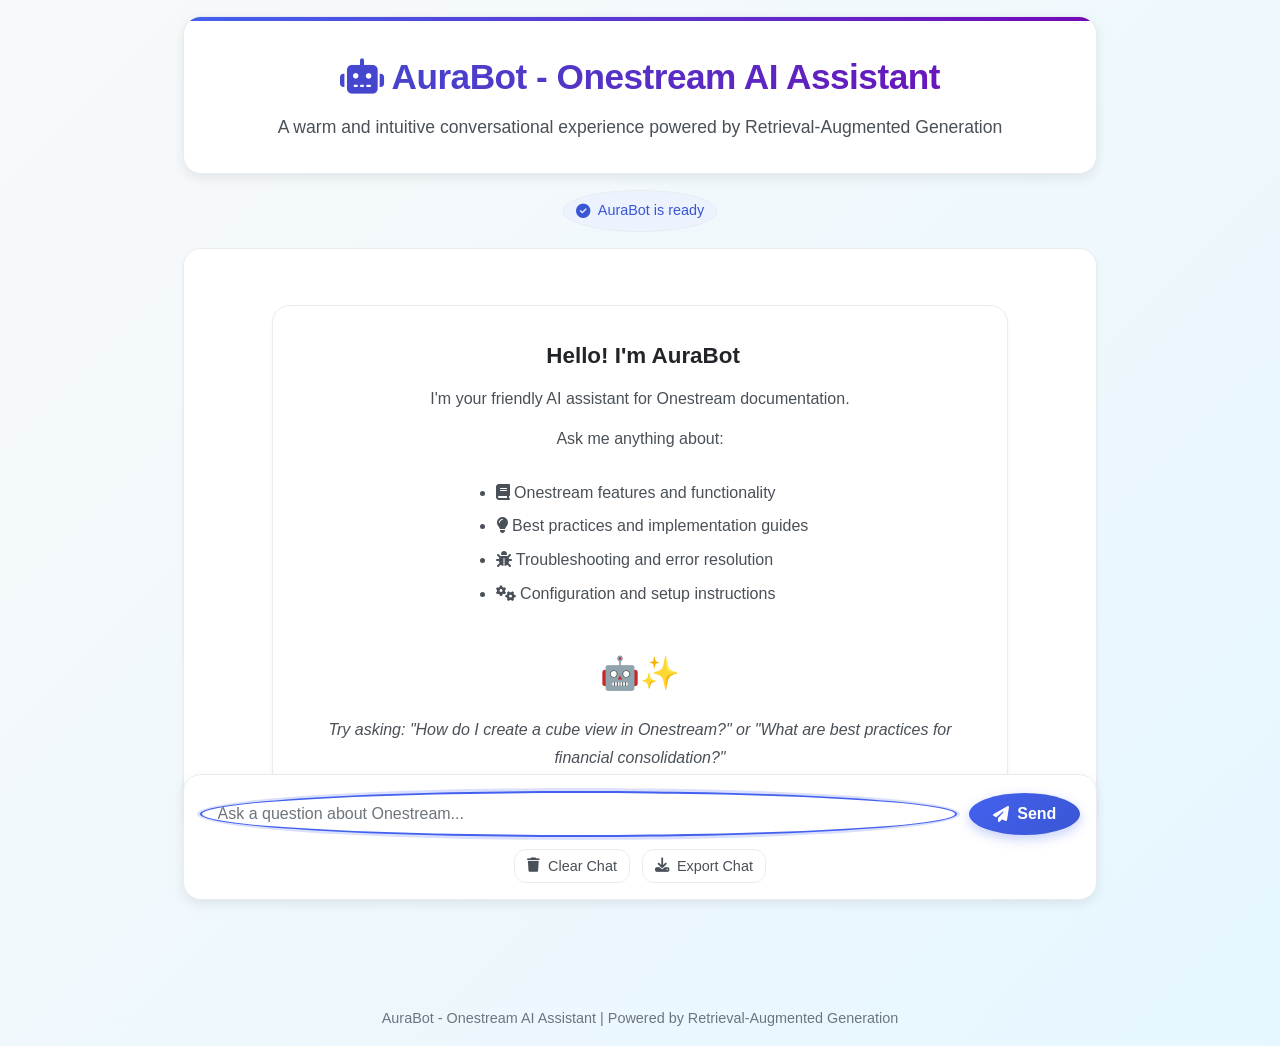
<file: app/templates/index.html>
<!-- app/templates/index.html -->
<!DOCTYPE html>
<html lang="en">
<head>
    <meta charset="UTF-8">
    <meta name="viewport" content="width=device-width, initial-scale=1.0">
    <title>AuraBot - Onestream AI Assistant</title>
    <link rel="stylesheet" href="https://cdnjs.cloudflare.com/ajax/libs/font-awesome/6.4.0/css/all.min.css">
    <style>
        /* Expert-level CSS Reset */
        *, *::before, *::after {
            box-sizing: border-box;
            margin: 0;
            padding: 0;
        }

        /* Root variables for consistent theming based on color theory */
        :root {
            /* Expert color palette - carefully chosen for visual harmony and accessibility */
            --primary: #4361ee;        /* Main brand blue - evokes trust and professionalism */
            --primary-dark: #3a56d4;   /* Darker variant for depth and contrast */
            --primary-light: #edf2ff;  /* Light variant for backgrounds and highlights */
            --secondary: #7209b7;      /* Complementary purple - adds sophistication */
            --secondary-light: #e0c8f5;/* Light purple for subtle accents */
            --surface: #ffffff;        /* Main surface color - clean white */
            --background: #f8f9fa;     /* Page background - soft neutral */
            --card-bg: #ffffff;        /* Card backgrounds - crisp white */
            --border: #e9ecef;         /* Subtle borders - light gray */
            --text-primary: #212529;   /* Main text - dark gray for readability */
            --text-secondary: #495057; /* Secondary text - medium gray */
            --text-tertiary: #6c757d;  /* Helper text - light gray */
            --text-inverse: #ffffff;   /* Text on dark backgrounds - pure white */
            --success: #4caf50;        /* Success states - green */
            --warning: #ff9800;        /* Warning states - orange */
            --error: #f44336;          /* Error states - red */
            --info: #2196f3;           /* Info states - blue */
            
            /* Expert spacing scale based on modular scale */
            --space-xxs: 0.25rem;      /* 4px */
            --space-xs: 0.5rem;        /* 8px */
            --space-sm: 0.75rem;       /* 12px */
            --space-md: 1rem;          /* 16px */
            --space-lg: 1.5rem;        /* 24px */
            --space-xl: 2rem;          /* 32px */
            --space-xxl: 3rem;         /* 48px */
            
            /* Expert border radius scale for visual consistency */
            --radius-sm: 6px;          /* Small rounded corners */
            --radius-md: 12px;         /* Medium rounded corners */
            --radius-lg: 18px;         /* Large rounded corners */
            --radius-xl: 24px;         /* Extra large rounded corners */
            --radius-full: 50%;        /* Circular elements */
            
            /* Expert shadow scale for depth and hierarchy */
            --shadow-sm: 0 2px 4px rgba(0, 0, 0, 0.05);    /* Subtle depth */
            --shadow-md: 0 4px 12px rgba(0, 0, 0, 0.08);   /* Moderate depth */
            --shadow-lg: 0 8px 24px rgba(0, 0, 0, 0.12);   /* Strong depth */
        }

        /* Base styles with expert typography */
        body {
            font-family: 'Inter', -apple-system, BlinkMacSystemFont, 'Segoe UI', Roboto, Oxygen, Ubuntu, Cantarell, sans-serif;
            background: linear-gradient(135deg, var(--background) 0%, #e6f7ff 100%);
            color: var(--text-primary);
            line-height: 1.6;
            min-height: 100vh;
            display: flex;
            flex-direction: column;
            -webkit-font-smoothing: antialiased;
            -moz-osx-font-smoothing: grayscale;
        }

        /* Main container with optimal width and padding */
        .container {
            max-width: 1200px;
            margin: 0 auto;
            padding: var(--space-md);
            flex: 1;
            display: flex;
            flex-direction: column;
        }

        /* App header with professional styling */
        .app-header {
            text-align: center;
            padding: var(--space-xl) var(--space-md);
            margin-bottom: var(--space-md);
            background: var(--card-bg);
            border-radius: var(--radius-lg);
            box-shadow: var(--shadow-md);
            border: 1px solid var(--border);
            position: relative;
            overflow: hidden;
        }

        /* Gradient accent bar for visual interest */
        .app-header::before {
            content: '';
            position: absolute;
            top: 0;
            left: 0;
            right: 0;
            height: 4px;
            background: linear-gradient(90deg, var(--primary) 0%, var(--secondary) 100%);
        }

        /* Header title with gradient text effect */
        .app-header h1 {
            color: var(--text-primary);
            margin: 0 0 var(--space-xs);
            font-size: 2.2rem;
            font-weight: 700;
            letter-spacing: -0.5px;
            background: linear-gradient(135deg, var(--primary-dark) 0%, var(--secondary) 100%);
            -webkit-background-clip: text;
            -webkit-text-fill-color: transparent;
            background-clip: text;
        }

        /* Header subtitle with professional tone */
        .app-header p {
            color: var(--text-secondary);
            margin: 0;
            font-size: 1.1rem;
            font-weight: 400;
            max-width: 800px;
            margin: 0 auto;
        }

        /* Status indicator with clear visual feedback */
        .status-indicator {
            display: inline-flex;
            align-items: center;
            gap: var(--space-xs);
            padding: var(--space-xs) var(--space-sm);
            border-radius: var(--radius-full);
            font-size: 0.9rem;
            font-weight: 500;
            margin-bottom: var(--space-md);
            align-self: center;
            background-color: var(--primary-light);
            color: var(--primary-dark);
            border: 1px solid var(--border);
        }

        /* Chat container with modern styling */
        .chat-container {
            display: flex;
            flex-direction: column;
            height: 65vh;
            overflow-y: auto;
            padding: var(--space-lg);
            border-radius: var(--radius-lg);
            background-color: var(--card-bg);
            margin-bottom: var(--space-md);
            scroll-behavior: smooth;
            box-shadow: var(--shadow-sm);
            border: 1px solid var(--border);
        }

        /* Message bubbles with elegant styling */
        .message {
            max-width: 85%;
            padding: var(--space-md) var(--space-lg);
            margin-bottom: var(--space-md);
            border-radius: var(--radius-xl);
            line-height: 1.6;
            position: relative;
            animation: fadeIn 0.3s cubic-bezier(0.22, 0.61, 0.36, 1);
            box-shadow: var(--shadow-sm);
            transition: transform 0.2s ease, box-shadow 0.2s ease;
        }

        /* Hover effect for messages */
        .message:hover {
            transform: translateY(-2px);
            box-shadow: var(--shadow-md);
        }

        /* User messages (right-aligned) */
        .user-message {
            background: linear-gradient(135deg, var(--primary-light) 0%, #dbe6ff 100%);
            color: var(--text-primary);
            align-self: flex-end;
            border-bottom-right-radius: var(--radius-sm);
            border-left: 3px solid var(--primary);
        }

        /* AI messages (left-aligned) */
        .ai-message {
            background-color: var(--surface);
            color: var(--text-primary);
            align-self: flex-start;
            border-bottom-left-radius: var(--radius-sm);
            border-left: 3px solid var(--secondary-light);
            border: 1px solid var(--border);
        }

        /* Message sender with icon */
        .message-sender {
            font-weight: 600;
            margin-bottom: var(--space-xs);
            font-size: 0.9rem;
            display: flex;
            align-items: center;
            gap: var(--space-xs);
            color: var(--text-secondary);
        }

        /* Welcome message with friendly styling */
        .welcome-message {
            text-align: center;
            color: var(--text-secondary);
            margin: 2rem auto;
            padding: 2rem;
            background: var(--surface);
            border-radius: var(--radius-lg);
            max-width: 85%;
            box-shadow: var(--shadow-sm);
            border: 1px solid var(--border);
            animation: fadeIn 0.5s ease-out;
        }

        .welcome-message h3 {
            color: var(--text-primary);
            margin-top: 0;
            font-weight: 700;
            font-size: 1.4rem;
            margin-bottom: var(--space-sm);
        }

        .welcome-message p {
            font-size: 1rem;
            line-height: 1.7;
            color: var(--text-secondary);
            margin-bottom: var(--space-sm);
        }

        .welcome-message ul {
            text-align: left;
            display: inline-block;
            margin: var(--space-md) 0;
            padding-left: 1.5rem;
            color: var(--text-secondary);
        }

        .welcome-message li {
            margin-bottom: var(--space-xs);
        }

        /* Input area with fixed positioning */
        .input-area {
            background: var(--card-bg);
            border-radius: var(--radius-lg);
            padding: var(--space-md);
            box-shadow: var(--shadow-md);
            border: 1px solid var(--border);
            position: sticky;
            bottom: 0;
        }

        /* Input container with flex layout */
        .input-container {
            display: flex;
            gap: var(--space-sm);
            align-items: center;
        }

        /* Input field with modern styling */
        .chat-input {
            flex: 1;
            padding: var(--space-sm) var(--space-md);
            border: 2px solid var(--border);
            border-radius: var(--radius-full);
            font-size: 1rem;
            color: var(--text-primary);
            background: var(--surface);
            transition: all 0.2s cubic-bezier(0.22, 0.61, 0.36, 1);
        }

        .chat-input:focus {
            outline: none;
            border-color: var(--primary);
            box-shadow: 0 0 0 3px rgba(67, 97, 238, 0.2);
        }

        .chat-input::placeholder {
            color: var(--text-tertiary);
        }

        /* Send button with gradient styling */
        .send-button {
            background: linear-gradient(135deg, var(--primary) 0%, var(--primary-dark) 100%);
            color: white;
            border: none;
            border-radius: var(--radius-full);
            padding: var(--space-sm) var(--space-lg);
            font-weight: 600;
            font-size: 1rem;
            cursor: pointer;
            transition: all 0.3s cubic-bezier(0.22, 0.61, 0.36, 1);
            box-shadow: 0 4px 12px rgba(67, 97, 238, 0.3);
            display: flex;
            align-items: center;
            gap: var(--space-xs);
        }

        .send-button:hover {
            transform: translateY(-2px);
            box-shadow: 0 6px 16px rgba(67, 97, 238, 0.4);
        }

        .send-button:active {
            transform: translateY(0);
        }

        .send-button:disabled {
            background: var(--border);
            cursor: not-allowed;
            transform: none;
            box-shadow: none;
        }

        /* Action buttons */
        .action-buttons {
            display: flex;
            gap: var(--space-sm);
            justify-content: center;
            margin-top: var(--space-sm);
            flex-wrap: wrap;
        }

        .action-button {
            background: var(--surface);
            color: var(--text-secondary);
            border: 1px solid var(--border);
            border-radius: var(--radius-md);
            padding: var(--space-xs) var(--space-sm);
            font-size: 0.9rem;
            cursor: pointer;
            transition: all 0.2s ease;
            display: flex;
            align-items: center;
            gap: var(--space-xs);
        }

        .action-button:hover {
            background: var(--background);
            color: var(--text-primary);
            transform: translateY(-1px);
        }

        /* Animations */
        @keyframes fadeIn {
            from {opacity: 0; transform: translateY(15px);}
            to {opacity: 1; transform: translateY(0);}
        }

        @keyframes fadeInUp {
            from {opacity: 0; transform: translateY(20px);}
            to {opacity: 1; transform: translateY(0);}
        }

        /* Scrollbar styling */
        .chat-container::-webkit-scrollbar {
            width: 8px;
        }

        .chat-container::-webkit-scrollbar-track {
            background: var(--background);
            border-radius: var(--radius-sm);
        }

        .chat-container::-webkit-scrollbar-thumb {
            background: var(--border);
            border-radius: var(--radius-sm);
        }

        .chat-container::-webkit-scrollbar-thumb:hover {
            background: var(--text-tertiary);
        }

        /* Loading spinner */
        .spinner {
            display: inline-block;
            width: 20px;
            height: 20px;
            border: 3px solid rgba(255,255,255,.3);
            border-radius: 50%;
            border-top-color: white;
            animation: spin 1s ease-in-out infinite;
        }

        @keyframes spin {
            to { transform: rotate(360deg); }
        }

        /* Typing indicator */
        .typing-indicator {
            display: flex;
            align-items: center;
            gap: var(--space-xs);
            padding: var(--space-md) var(--space-lg);
            background: var(--surface);
            border-radius: var(--radius-xl);
            border: 1px solid var(--border);
            align-self: flex-start;
            border-bottom-left-radius: var(--radius-sm);
            border-left: 3px solid var(--secondary-light);
        }

        .typing-dots {
            display: flex;
            gap: var(--space-xs);
        }

        .typing-dot {
            width: 8px;
            height: 8px;
            background: var(--text-tertiary);
            border-radius: 50%;
            animation: typing 1.4s infinite ease-in-out;
        }

        .typing-dot:nth-child(1) { animation-delay: 0s; }
        .typing-dot:nth-child(2) { animation-delay: 0.2s; }
        .typing-dot:nth-child(3) { animation-delay: 0.4s; }

        @keyframes typing {
            0%, 60%, 100% { transform: translateY(0); }
            30% { transform: translateY(-5px); }
        }

        /* Footer styling */
        footer {
            text-align: center;
            padding: var(--space-md);
            color: var(--text-tertiary);
            font-size: 0.9rem;
            margin-top: auto;
        }

        /* Responsive design for mobile devices */
        @media (max-width: 768px) {
            .container {
                padding: var(--space-sm);
            }

            .app-header {
                padding: var(--space-lg) var(--space-sm);
            }

            .app-header h1 {
                font-size: 1.8rem;
            }

            .message {
                max-width: 90%;
                padding: var(--space-sm) var(--space-md);
            }

            .welcome-message {
                max-width: 95%;
                padding: var(--space-lg) var(--space-md);
            }

            .chat-container {
                height: 60vh;
                padding: var(--space-md);
            }

            .input-container {
                flex-direction: column;
                gap: var(--space-sm);
            }

            .send-button {
                width: 100%;
                justify-content: center;
            }

            .action-buttons {
                flex-direction: column;
                gap: var(--space-xs);
            }

            .action-button {
                width: 100%;
                justify-content: center;
            }
        }

        /* Dark mode support */
        @media (prefers-color-scheme: dark) {
            :root {
                --surface: #121212;
                --background: #1e1e1e;
                --card-bg: #1e1e1e;
                --border: #333333;
                --text-primary: #e0e0e0;
                --text-secondary: #bdbdbd;
                --text-tertiary: #9e9e9e;
                --primary-light: #2c2c54;
            }
            
            .chat-container {
                background-color: var(--card-bg);
                border-color: var(--border);
            }
            
            .message {
                box-shadow: 0 2px 4px rgba(0, 0, 0, 0.3);
            }
            
            .ai-message {
                background-color: var(--surface);
                border-color: var(--border);
            }
            
            .chat-input {
                background: var(--surface);
                border-color: var(--border);
                color: var(--text-primary);
            }
            
            .chat-input:focus {
                border-color: var(--primary);
                box-shadow: 0 0 0 3px rgba(67, 97, 238, 0.3);
            }
            
            .send-button {
                box-shadow: 0 4px 12px rgba(67, 97, 238, 0.5);
            }
            
            .send-button:hover {
                box-shadow: 0 6px 16px rgba(67, 97, 238, 0.7);
            }
        }
    </style>
</head>
<body>
    <div class="container">
        <!-- App Header -->
        <header class="app-header">
            <h1><i class="fas fa-robot"></i> AuraBot - Onestream AI Assistant</h1>
            <p>A warm and intuitive conversational experience powered by Retrieval-Augmented Generation</p>
        </header>

        <!-- Status Indicator -->
        <div class="status-indicator" id="statusIndicator">
            <i class="fas fa-circle-check"></i>
            <span>AuraBot is ready</span>
        </div>

        <!-- Chat Container -->
        <div class="chat-container" id="chatContainer">
            <div class="welcome-message" id="welcomeMessage">
                <h3><i class="fas fa-hand-wave"></i> Hello! I'm AuraBot</h3>
                <p>I'm your friendly AI assistant for Onestream documentation.</p>
                <p>Ask me anything about:</p>
                <ul>
                    <li><i class="fas fa-book"></i> Onestream features and functionality</li>
                    <li><i class="fas fa-lightbulb"></i> Best practices and implementation guides</li>
                    <li><i class="fas fa-bug"></i> Troubleshooting and error resolution</li>
                    <li><i class="fas fa-cogs"></i> Configuration and setup instructions</li>
                </ul>
                <p style="font-size: 2rem; margin: var(--space-md) 0;">🤖✨</p>
                <p><em>Try asking: "How do I create a cube view in Onestream?" or "What are best practices for financial consolidation?"</em></p>
            </div>
            <div id="chatMessages"></div>
        </div>

        <!-- Input Area -->
        <div class="input-area">
            <form id="chatForm" class="input-container">
                <input type="text" class="chat-input" id="messageInput" placeholder="Ask a question about Onestream..." autocomplete="off">
                <button type="submit" class="send-button" id="sendButton">
                    <i class="fas fa-paper-plane"></i>
                    <span>Send</span>
                </button>
            </form>
            <div class="action-buttons">
                <button class="action-button" id="clearButton">
                    <i class="fas fa-trash"></i>
                    Clear Chat
                </button>
                <button class="action-button" id="exportButton">
                    <i class="fas fa-download"></i>
                    Export Chat
                </button>
            </div>
        </div>
    </div>

    <footer>
        <p>AuraBot - Onestream AI Assistant | Powered by Retrieval-Augmented Generation</p>
    </footer>

    <script>
        // DOM Elements
        const chatContainer = document.getElementById('chatContainer');
        const messageInput = document.getElementById('messageInput');
        const chatForm = document.getElementById('chatForm');
        const sendButton = document.getElementById('sendButton');
        const clearButton = document.getElementById('clearButton');
        const exportButton = document.getElementById('exportButton');
        const statusIndicator = document.getElementById('statusIndicator');
        const welcomeMessage = document.getElementById('welcomeMessage');
        const chatMessages = document.getElementById('chatMessages');

        // Add message to chat
        function addMessage(sender, content) {
            // Remove welcome message if it exists
            if (welcomeMessage && welcomeMessage.parentNode) {
                welcomeMessage.remove();
            }

            // Create message element
            const messageDiv = document.createElement('div');
            messageDiv.className = `message ${sender}-message`;
            
            // Create sender element
            const senderDiv = document.createElement('div');
            senderDiv.className = 'message-sender';
            senderDiv.innerHTML = sender === 'user' ? 
                '<i class="fas fa-user"></i> You' : 
                '<i class="fas fa-robot"></i> AuraBot';
            
            // Create content element
            const contentDiv = document.createElement('div');
            contentDiv.textContent = content;
            
            // Append elements
            messageDiv.appendChild(senderDiv);
            messageDiv.appendChild(contentDiv);
            chatMessages.appendChild(messageDiv);
            
            // Scroll to bottom
            chatContainer.scrollTop = chatContainer.scrollHeight;
        }

        // Show typing indicator
        function showTypingIndicator() {
            // Remove welcome message if it exists
            if (welcomeMessage && welcomeMessage.parentNode) {
                welcomeMessage.remove();
            }

            // Create typing indicator
            const typingDiv = document.createElement('div');
            typingDiv.className = 'typing-indicator';
            typingDiv.id = 'typingIndicator';
            
            // Create text element
            const textSpan = document.createElement('span');
            textSpan.textContent = 'AuraBot is thinking';
            
            // Create dots container
            const dotsDiv = document.createElement('div');
            dotsDiv.className = 'typing-dots';
            
            // Create dots
            for (let i = 0; i < 3; i++) {
                const dot = document.createElement('div');
                dot.className = 'typing-dot';
                dotsDiv.appendChild(dot);
            }
            
            // Append elements
            typingDiv.appendChild(textSpan);
            typingDiv.appendChild(dotsDiv);
            chatMessages.appendChild(typingDiv);
            
            // Scroll to bottom
            chatContainer.scrollTop = chatContainer.scrollHeight;
        }

        // Hide typing indicator
        function hideTypingIndicator() {
            const typingIndicator = document.getElementById('typingIndicator');
            if (typingIndicator) {
                typingIndicator.remove();
            }
        }

        // Send message to server
        async function sendMessage() {
            const message = messageInput.value.trim();
            if (!message) return;
            
            // Add user message to chat
            addMessage('user', message);
            
            // Clear input
            messageInput.value = '';
            
            // Disable send button and show typing
            sendButton.disabled = true;
            sendButton.innerHTML = '<div class="spinner"></div>';
            showTypingIndicator();
            
            try {
                // Send to server
                const response = await fetch('/chat', {
                    method: 'POST',
                    headers: {
                        'Content-Type': 'application/json',
                    },
                    body: JSON.stringify({ message: message })
                });
                
                const data = await response.json();
                
                // Hide typing and add AI response
                hideTypingIndicator();
                if (data.error) {
                    addMessage('ai', `Error: ${data.error}`);
                } else {
                    addMessage('ai', data.ai_response);
                }
            } catch (error) {
                hideTypingIndicator();
                addMessage('ai', 'Sorry, I encountered an error. Please try again.');
                console.error('Error:', error);
            } finally {
                // Re-enable send button
                sendButton.disabled = false;
                sendButton.innerHTML = '<i class="fas fa-paper-plane"></i><span>Send</span>';
            }
        }

        // Clear chat
        async function clearChat() {
            if (confirm('Are you sure you want to clear the chat history?')) {
                try {
                    await fetch('/clear');
                    chatMessages.innerHTML = '';
                    
                    // Show welcome message again
                    if (!welcomeMessage || !welcomeMessage.parentNode) {
                        const welcomeDiv = document.createElement('div');
                        welcomeDiv.className = 'welcome-message';
                        welcomeDiv.id = 'welcomeMessage';
                        welcomeDiv.innerHTML = `
                            <h3><i class="fas fa-hand-wave"></i> Hello! I'm AuraBot</h3>
                            <p>I'm your friendly AI assistant for Onestream documentation.</p>
                            <p>Ask me anything about:</p>
                            <ul>
                                <li><i class="fas fa-book"></i> Onestream features and functionality</li>
                                <li><i class="fas fa-lightbulb"></i> Best practices and implementation guides</li>
                                <li><i class="fas fa-bug"></i> Troubleshooting and error resolution</li>
                                <li><i class="fas fa-cogs"></i> Configuration and setup instructions</li>
                            </ul>
                            <p style="font-size: 2rem; margin: var(--space-md) 0;">🤖✨</p>
                            <p><em>Try asking: "How do I create a cube view in Onestream?" or "What are best practices for financial consolidation?"</em></p>
                        `;
                        chatMessages.appendChild(welcomeDiv);
                    }
                } catch (error) {
                    console.error('Error clearing chat:', error);
                }
            }
        }

        // Export chat
        function exportChat() {
            // In a real implementation, this would fetch the chat history and create a download
            alert('Chat export functionality would be implemented here.');
        }

        // Event listeners
        chatForm.addEventListener('submit', (e) => {
            e.preventDefault();
            sendMessage();
        });
        
        messageInput.addEventListener('keypress', (e) => {
            if (e.key === 'Enter' && !e.shiftKey) {
                e.preventDefault();
                sendMessage();
            }
        });
        
        clearButton.addEventListener('click', clearChat);
        exportButton.addEventListener('click', exportChat);

        // Focus input on load
        window.addEventListener('load', () => {
            messageInput.focus();
        });
    </script>
</body>
</html>
</file>
